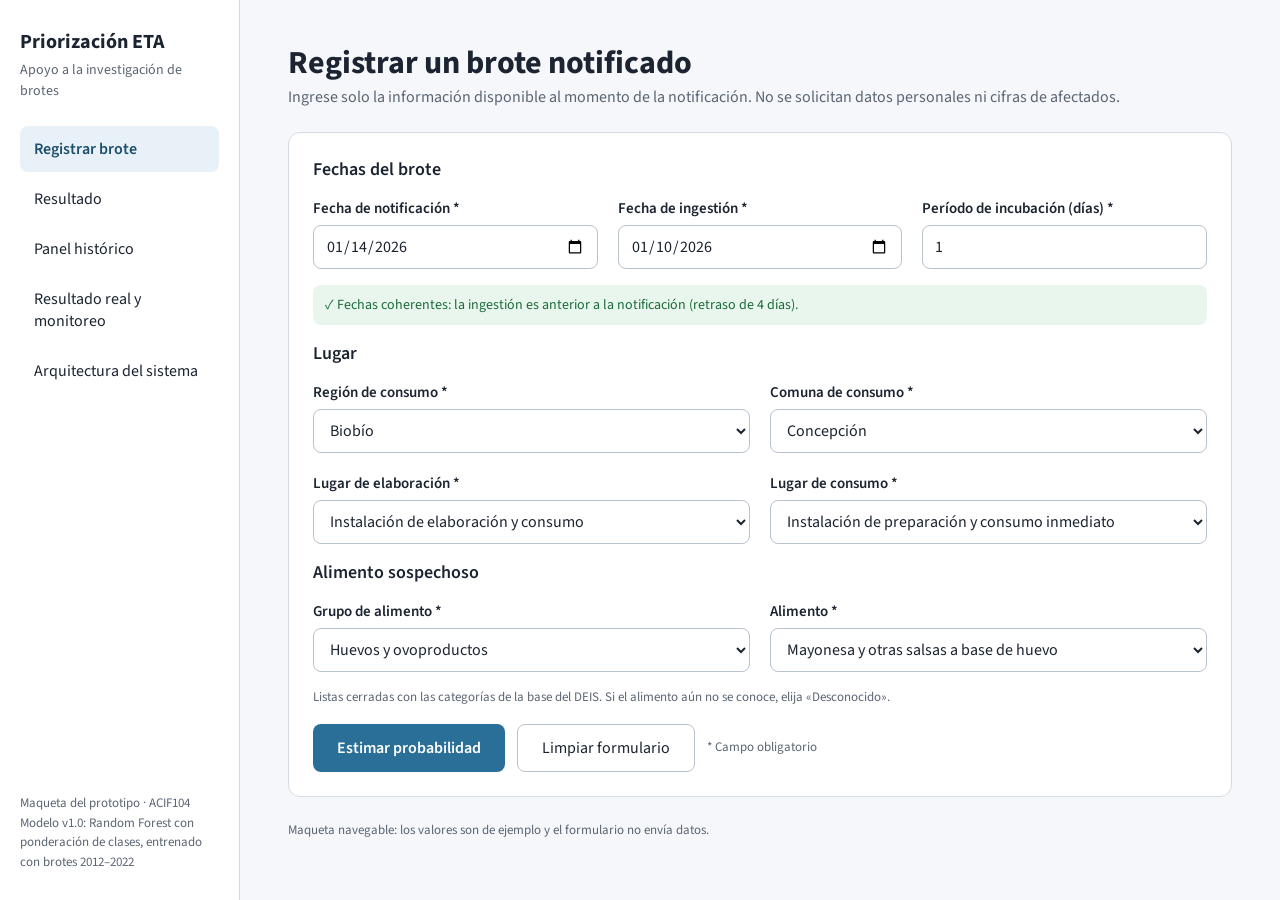
<file: docs/index.html>
<!doctype html>
<html lang="es">
<head>
<meta charset="utf-8">
<meta name="viewport" content="width=device-width, initial-scale=1">
<title>Registrar brote · Priorización ETA (maqueta)</title>
<link rel="stylesheet" href="https://fonts.googleapis.com/css2?family=Source+Sans+3:wght@400;600;700&amp;display=swap">
<link rel="stylesheet" href="estilos.css">
</head>
<body>
<div class="app">
  <nav class="menu" aria-label="Menú principal">
    <div class="marca"><strong>Priorización ETA</strong><span>Apoyo a la investigación de brotes</span></div>
    <div class="enlaces">
      <a href="index.html" class="activo" aria-current="page">Registrar brote</a>
      <a href="resultado.html">Resultado</a>
      <a href="panel.html">Panel histórico</a>
      <a href="resultado_real.html">Resultado real y monitoreo</a>
      <a href="arquitectura.html">Arquitectura del sistema</a>
    </div>
    <div class="pie-menu">Maqueta del prototipo · ACIF104<br>Modelo v1.0: Random Forest con ponderación de clases, entrenado con brotes 2012–2022</div>
  </nav>

  <main>
    <header>
      <h1>Registrar un brote notificado</h1>
      <p class="sub">Ingrese solo la información disponible al momento de la notificación. No se solicitan datos personales ni cifras de afectados.</p>
    </header>

    <form class="tarjeta" action="resultado.html">
      <fieldset>
        <legend>Fechas del brote</legend>
        <div class="grid3">
          <div class="campo"><label for="f-notif">Fecha de notificación *</label><input id="f-notif" type="date" value="2026-01-14" required></div>
          <div class="campo"><label for="f-ing">Fecha de ingestión *</label><input id="f-ing" type="date" value="2026-01-10" required></div>
          <div class="campo"><label for="f-inc">Período de incubación (días) *</label><input id="f-inc" type="number" min="0" max="30" value="1" required></div>
        </div>
        <p class="aviso ok" role="status">✓ Fechas coherentes: la ingestión es anterior a la notificación (retraso de 4 días).</p>
      </fieldset>

      <fieldset>
        <legend>Lugar</legend>
        <div class="grid2">
          <div class="campo"><label for="f-reg">Región de consumo *</label><select id="f-reg"><option>Biobío</option><option>Valparaíso</option><option>Metropolitana de Santiago</option></select></div>
          <div class="campo"><label for="f-com">Comuna de consumo *</label><select id="f-com"><option>Concepción</option></select></div>
          <div class="campo"><label for="f-elab">Lugar de elaboración *</label><select id="f-elab"><option>Instalación de elaboración y consumo</option><option>Lugar de autopreparación</option></select></div>
          <div class="campo"><label for="f-cons">Lugar de consumo *</label><select id="f-cons"><option>Instalación de preparación y consumo inmediato</option><option>Hogar</option></select></div>
        </div>
      </fieldset>

      <fieldset>
        <legend>Alimento sospechoso</legend>
        <div class="grid2">
          <div class="campo"><label for="f-grupo">Grupo de alimento *</label><select id="f-grupo"><option>Huevos y ovoproductos</option><option>Pescados y productos de la pesca</option></select></div>
          <div class="campo"><label for="f-alim">Alimento *</label><select id="f-alim"><option>Mayonesa y otras salsas a base de huevo</option></select></div>
        </div>
        <p class="nota">Listas cerradas con las categorías de la base del DEIS. Si el alimento aún no se conoce, elija «Desconocido».</p>
      </fieldset>

      <div class="acciones">
        <button type="submit" class="boton primario">Estimar probabilidad</button>
        <a href="index.html" class="boton secundario">Limpiar formulario</a>
        <span class="nota">* Campo obligatorio</span>
      </div>
    </form>
    <p class="nota">Maqueta navegable: los valores son de ejemplo y el formulario no envía datos.</p>
  </main>
</div>
</body>
</html>
</file>
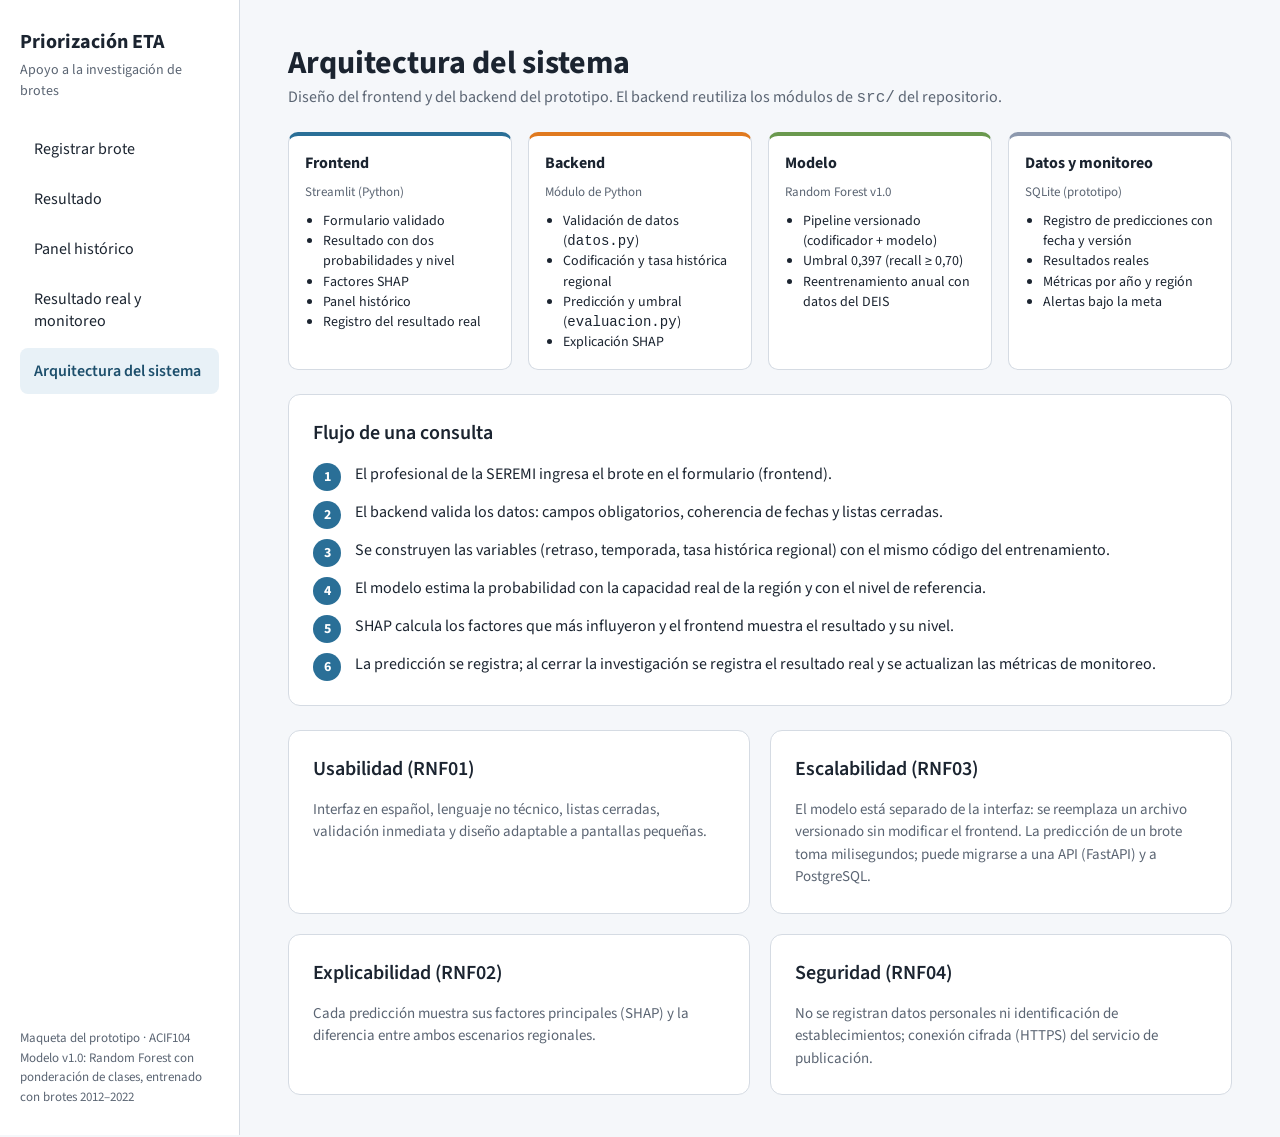
<file: docs/arquitectura.html>
<!doctype html>
<html lang="es">
<head>
<meta charset="utf-8">
<meta name="viewport" content="width=device-width, initial-scale=1">
<title>Arquitectura del sistema · Priorización ETA (maqueta)</title>
<link rel="stylesheet" href="https://fonts.googleapis.com/css2?family=Source+Sans+3:wght@400;600;700&amp;display=swap">
<link rel="stylesheet" href="estilos.css">
</head>
<body>
<div class="app">
  <nav class="menu" aria-label="Menú principal">
    <div class="marca"><strong>Priorización ETA</strong><span>Apoyo a la investigación de brotes</span></div>
    <div class="enlaces">
      <a href="index.html">Registrar brote</a>
      <a href="resultado.html">Resultado</a>
      <a href="panel.html">Panel histórico</a>
      <a href="resultado_real.html">Resultado real y monitoreo</a>
      <a href="arquitectura.html" class="activo" aria-current="page">Arquitectura del sistema</a>
    </div>
    <div class="pie-menu">Maqueta del prototipo · ACIF104<br>Modelo v1.0: Random Forest con ponderación de clases, entrenado con brotes 2012–2022</div>
  </nav>

  <main>
    <header>
      <h1>Arquitectura del sistema</h1>
      <p class="sub">Diseño del frontend y del backend del prototipo. El backend reutiliza los módulos de <code>src/</code> del repositorio.</p>
    </header>

    <section class="capas" aria-label="Componentes">
      <div class="capa"><h3>Frontend</h3><span class="nota">Streamlit (Python)</span>
        <ul><li>Formulario validado</li><li>Resultado con dos probabilidades y nivel</li><li>Factores SHAP</li><li>Panel histórico</li><li>Registro del resultado real</li></ul></div>
      <div class="capa naranjo"><h3>Backend</h3><span class="nota">Módulo de Python</span>
        <ul><li>Validación de datos (<code>datos.py</code>)</li><li>Codificación y tasa histórica regional</li><li>Predicción y umbral (<code>evaluacion.py</code>)</li><li>Explicación SHAP</li></ul></div>
      <div class="capa verde"><h3>Modelo</h3><span class="nota">Random Forest v1.0</span>
        <ul><li>Pipeline versionado (codificador + modelo)</li><li>Umbral 0,397 (recall ≥ 0,70)</li><li>Reentrenamiento anual con datos del DEIS</li></ul></div>
      <div class="capa gris"><h3>Datos y monitoreo</h3><span class="nota">SQLite (prototipo)</span>
        <ul><li>Registro de predicciones con fecha y versión</li><li>Resultados reales</li><li>Métricas por año y región</li><li>Alertas bajo la meta</li></ul></div>
    </section>

    <section class="tarjeta" aria-labelledby="t-flujo">
      <h2 id="t-flujo">Flujo de una consulta</h2>
      <ol class="flujo">
        <li><span>El profesional de la SEREMI ingresa el brote en el formulario (frontend).</span></li>
        <li><span>El backend valida los datos: campos obligatorios, coherencia de fechas y listas cerradas.</span></li>
        <li><span>Se construyen las variables (retraso, temporada, tasa histórica regional) con el mismo código del entrenamiento.</span></li>
        <li><span>El modelo estima la probabilidad con la capacidad real de la región y con el nivel de referencia.</span></li>
        <li><span>SHAP calcula los factores que más influyeron y el frontend muestra el resultado y su nivel.</span></li>
        <li><span>La predicción se registra; al cerrar la investigación se registra el resultado real y se actualizan las métricas de monitoreo.</span></li>
      </ol>
    </section>

    <section class="grid2">
      <div class="tarjeta"><h2>Usabilidad (RNF01)</h2><p class="nota" style="font-size:15px">Interfaz en español, lenguaje no técnico, listas cerradas, validación inmediata y diseño adaptable a pantallas pequeñas.</p></div>
      <div class="tarjeta"><h2>Escalabilidad (RNF03)</h2><p class="nota" style="font-size:15px">El modelo está separado de la interfaz: se reemplaza un archivo versionado sin modificar el frontend. La predicción de un brote toma milisegundos; puede migrarse a una API (FastAPI) y a PostgreSQL.</p></div>
      <div class="tarjeta"><h2>Explicabilidad (RNF02)</h2><p class="nota" style="font-size:15px">Cada predicción muestra sus factores principales (SHAP) y la diferencia entre ambos escenarios regionales.</p></div>
      <div class="tarjeta"><h2>Seguridad (RNF04)</h2><p class="nota" style="font-size:15px">No se registran datos personales ni identificación de establecimientos; conexión cifrada (HTTPS) del servicio de publicación.</p></div>
    </section>
  </main>
</div>
</body>
</html>
</file>
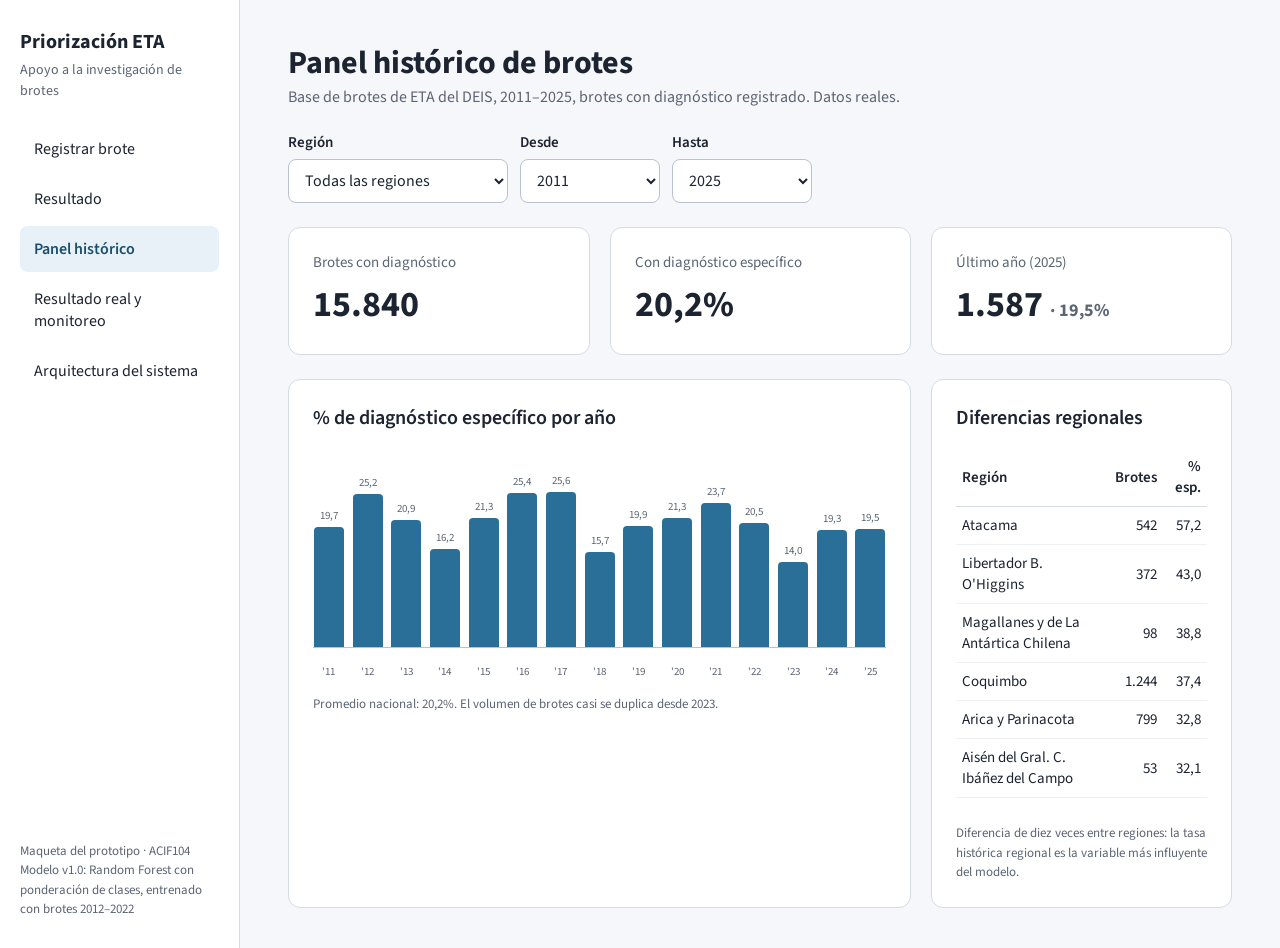
<file: docs/panel.html>
<!doctype html>
<html lang="es">
<head>
<meta charset="utf-8">
<meta name="viewport" content="width=device-width, initial-scale=1">
<title>Panel histórico · Priorización ETA (maqueta)</title>
<link rel="stylesheet" href="https://fonts.googleapis.com/css2?family=Source+Sans+3:wght@400;600;700&amp;display=swap">
<link rel="stylesheet" href="estilos.css">
</head>
<body>
<div class="app">
  <nav class="menu" aria-label="Menú principal">
    <div class="marca"><strong>Priorización ETA</strong><span>Apoyo a la investigación de brotes</span></div>
    <div class="enlaces">
      <a href="index.html">Registrar brote</a>
      <a href="resultado.html">Resultado</a>
      <a href="panel.html" class="activo" aria-current="page">Panel histórico</a>
      <a href="resultado_real.html">Resultado real y monitoreo</a>
      <a href="arquitectura.html">Arquitectura del sistema</a>
    </div>
    <div class="pie-menu">Maqueta del prototipo · ACIF104<br>Modelo v1.0: Random Forest con ponderación de clases, entrenado con brotes 2012–2022</div>
  </nav>

  <main>
    <header>
      <h1>Panel histórico de brotes</h1>
      <p class="sub">Base de brotes de ETA del DEIS, 2011–2025, brotes con diagnóstico registrado. Datos reales.</p>
    </header>

    <div class="acciones" style="align-items:flex-end">
      <div class="campo" style="min-width:220px"><label for="p-reg">Región</label><select id="p-reg"><option>Todas las regiones</option></select></div>
      <div class="campo" style="min-width:140px"><label for="p-d">Desde</label><select id="p-d"><option>2011</option></select></div>
      <div class="campo" style="min-width:140px"><label for="p-h">Hasta</label><select id="p-h"><option>2025</option></select></div>
    </div>

    <section class="grid3" aria-label="Indicadores">
      <div class="tarjeta" style="gap:6px"><span class="kpi-t">Brotes con diagnóstico</span><span class="kpi">15.840</span></div>
      <div class="tarjeta" style="gap:6px"><span class="kpi-t">Con diagnóstico específico</span><span class="kpi">20,2%</span></div>
      <div class="tarjeta" style="gap:6px"><span class="kpi-t">Último año (2025)</span><span class="kpi">1.587 <small style="font-size:18px;color:var(--tenue)">· 19,5%</small></span></div>
    </section>

    <div class="grid3">
      <section class="tarjeta span2" aria-labelledby="t-anual">
        <h2 id="t-anual">% de diagnóstico específico por año</h2>
        <div class="graf" role="img" aria-label="Porcentaje de diagnóstico específico por año, entre 14,0 y 25,6 por ciento">
          <div class="col"><span>19,7</span><div style="height:120px"></div></div>
          <div class="col"><span>25,2</span><div style="height:153px"></div></div>
          <div class="col"><span>20,9</span><div style="height:127px"></div></div>
          <div class="col"><span>16,2</span><div style="height:98px"></div></div>
          <div class="col"><span>21,3</span><div style="height:129px"></div></div>
          <div class="col"><span>25,4</span><div style="height:154px"></div></div>
          <div class="col"><span>25,6</span><div style="height:155px"></div></div>
          <div class="col"><span>15,7</span><div style="height:95px"></div></div>
          <div class="col"><span>19,9</span><div style="height:121px"></div></div>
          <div class="col"><span>21,3</span><div style="height:129px"></div></div>
          <div class="col"><span>23,7</span><div style="height:144px"></div></div>
          <div class="col"><span>20,5</span><div style="height:124px"></div></div>
          <div class="col"><span>14,0</span><div style="height:85px"></div></div>
          <div class="col"><span>19,3</span><div style="height:117px"></div></div>
          <div class="col"><span>19,5</span><div style="height:118px"></div></div>
        </div>
        <div class="ejes"><span>'11</span><span>'12</span><span>'13</span><span>'14</span><span>'15</span><span>'16</span><span>'17</span><span>'18</span><span>'19</span><span>'20</span><span>'21</span><span>'22</span><span>'23</span><span>'24</span><span>'25</span></div>
        <p class="nota">Promedio nacional: 20,2%. El volumen de brotes casi se duplica desde 2023.</p>
      </section>
      <section class="tarjeta" aria-labelledby="t-reg">
        <h2 id="t-reg">Diferencias regionales</h2>
        <div style="max-height:360px;overflow:auto">
          <table>
            <thead><tr><th>Región</th><th class="num">Brotes</th><th class="num">% esp.</th></tr></thead>
            <tbody>
            <tr><td>Atacama</td><td class="num">542</td><td class="num">57,2</td></tr>
            <tr><td>Libertador B. O'Higgins</td><td class="num">372</td><td class="num">43,0</td></tr>
            <tr><td>Magallanes y de La Antártica Chilena</td><td class="num">98</td><td class="num">38,8</td></tr>
            <tr><td>Coquimbo</td><td class="num">1.244</td><td class="num">37,4</td></tr>
            <tr><td>Arica y Parinacota</td><td class="num">799</td><td class="num">32,8</td></tr>
            <tr><td>Aisén del Gral. C. Ibáñez del Campo</td><td class="num">53</td><td class="num">32,1</td></tr>
            <tr><td>Valparaíso</td><td class="num">1.421</td><td class="num">30,2</td></tr>
            <tr><td>Los Lagos</td><td class="num">262</td><td class="num">25,2</td></tr>
            <tr><td>La Araucanía</td><td class="num">447</td><td class="num">23,9</td></tr>
            <tr><td>Metropolitana de Santiago</td><td class="num">3.606</td><td class="num">20,4</td></tr>
            <tr><td>Tarapacá</td><td class="num">713</td><td class="num">20,1</td></tr>
            <tr><td>Los Ríos</td><td class="num">335</td><td class="num">11,3</td></tr>
            <tr><td>Maule</td><td class="num">1.397</td><td class="num">9,1</td></tr>
            <tr><td>Bíobío</td><td class="num">2.777</td><td class="num">6,9</td></tr>
            <tr><td>Antofagasta</td><td class="num">1.017</td><td class="num">6,7</td></tr>
            <tr><td>Ñuble</td><td class="num">757</td><td class="num">5,7</td></tr>
            </tbody>
          </table>
        </div>
        <p class="nota">Diferencia de diez veces entre regiones: la tasa histórica regional es la variable más influyente del modelo.</p>
      </section>
    </div>
  </main>
</div>
</body>
</html>
</file>
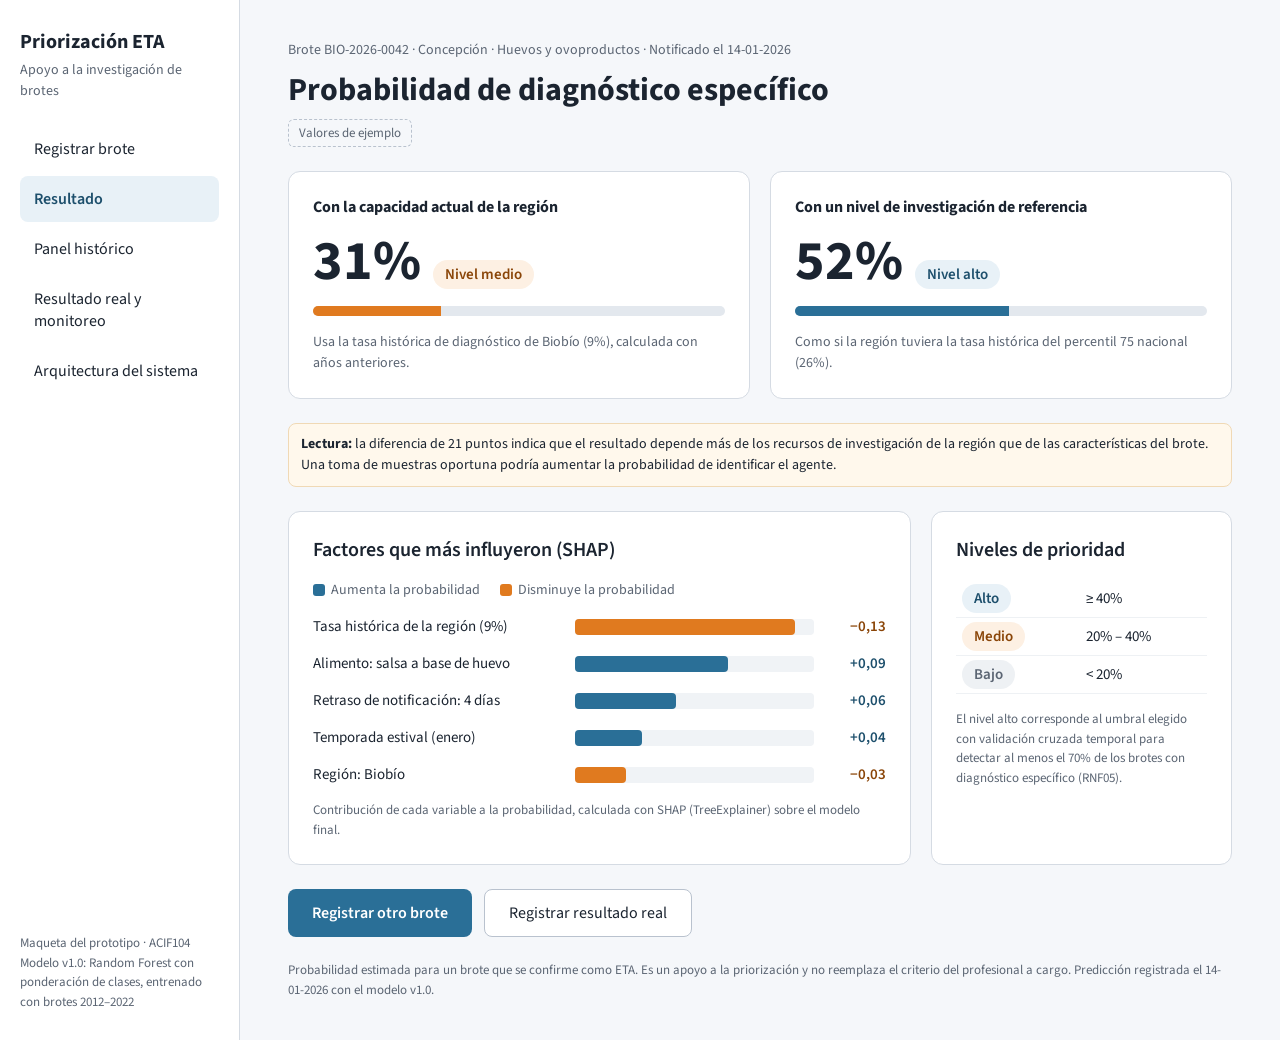
<file: docs/resultado.html>
<!doctype html>
<html lang="es">
<head>
<meta charset="utf-8">
<meta name="viewport" content="width=device-width, initial-scale=1">
<title>Resultado · Priorización ETA (maqueta)</title>
<link rel="stylesheet" href="https://fonts.googleapis.com/css2?family=Source+Sans+3:wght@400;600;700&amp;display=swap">
<link rel="stylesheet" href="estilos.css">
</head>
<body>
<div class="app">
  <nav class="menu" aria-label="Menú principal">
    <div class="marca"><strong>Priorización ETA</strong><span>Apoyo a la investigación de brotes</span></div>
    <div class="enlaces">
      <a href="index.html">Registrar brote</a>
      <a href="resultado.html" class="activo" aria-current="page">Resultado</a>
      <a href="panel.html">Panel histórico</a>
      <a href="resultado_real.html">Resultado real y monitoreo</a>
      <a href="arquitectura.html">Arquitectura del sistema</a>
    </div>
    <div class="pie-menu">Maqueta del prototipo · ACIF104<br>Modelo v1.0: Random Forest con ponderación de clases, entrenado con brotes 2012–2022</div>
  </nav>

  <main>
    <header style="display:flex;flex-direction:column;gap:6px">
      <span class="nota" style="font-size:14px">Brote BIO-2026-0042 · Concepción · Huevos y ovoproductos · Notificado el 14-01-2026</span>
      <h1>Probabilidad de diagnóstico específico</h1>
      <span class="etiqueta">Valores de ejemplo</span>
    </header>

    <section class="grid2" aria-label="Probabilidades estimadas">
      <div class="tarjeta">
        <strong>Con la capacidad actual de la región</strong>
        <div style="display:flex;align-items:baseline;gap:12px"><span class="cifra">31%</span><span class="nivel medio">Nivel medio</span></div>
        <div class="barra" role="img" aria-label="31 por ciento"><div style="width:31%;background:var(--naranjo)"></div></div>
        <span class="nota" style="font-size:14px">Usa la tasa histórica de diagnóstico de Biobío (9%), calculada con años anteriores.</span>
      </div>
      <div class="tarjeta">
        <strong>Con un nivel de investigación de referencia</strong>
        <div style="display:flex;align-items:baseline;gap:12px"><span class="cifra">52%</span><span class="nivel alto">Nivel alto</span></div>
        <div class="barra" role="img" aria-label="52 por ciento"><div style="width:52%;background:var(--azul)"></div></div>
        <span class="nota" style="font-size:14px">Como si la región tuviera la tasa histórica del percentil 75 nacional (26%).</span>
      </div>
    </section>

    <p class="aviso info"><span><strong>Lectura:</strong> la diferencia de 21 puntos indica que el resultado depende más de los recursos de investigación de la región que de las características del brote. Una toma de muestras oportuna podría aumentar la probabilidad de identificar el agente.</span></p>

    <div class="grid3">
      <section class="tarjeta span2" aria-labelledby="t-fac">
        <h2 id="t-fac">Factores que más influyeron (SHAP)</h2>
        <div class="leyenda"><span><i class="cuadro" style="background:var(--azul)"></i>Aumenta la probabilidad</span><span><i class="cuadro" style="background:var(--naranjo)"></i>Disminuye la probabilidad</span></div>
        <div class="factor"><span>Tasa histórica de la región (9%)</span><div class="pista"><div style="width:92%;background:var(--naranjo)"></div></div><span class="menos">−0,13</span></div>
        <div class="factor"><span>Alimento: salsa a base de huevo</span><div class="pista"><div style="width:64%;background:var(--azul)"></div></div><span class="mas">+0,09</span></div>
        <div class="factor"><span>Retraso de notificación: 4 días</span><div class="pista"><div style="width:42%;background:var(--azul)"></div></div><span class="mas">+0,06</span></div>
        <div class="factor"><span>Temporada estival (enero)</span><div class="pista"><div style="width:28%;background:var(--azul)"></div></div><span class="mas">+0,04</span></div>
        <div class="factor"><span>Región: Biobío</span><div class="pista"><div style="width:21%;background:var(--naranjo)"></div></div><span class="menos">−0,03</span></div>
        <p class="nota">Contribución de cada variable a la probabilidad, calculada con SHAP (TreeExplainer) sobre el modelo final.</p>
      </section>
      <section class="tarjeta" aria-labelledby="t-niv">
        <h2 id="t-niv">Niveles de prioridad</h2>
        <table>
          <tbody>
            <tr><td><span class="nivel alto">Alto</span></td><td>≥ 40%</td></tr>
            <tr><td><span class="nivel medio">Medio</span></td><td>20% – 40%</td></tr>
            <tr><td><span class="nivel bajo">Bajo</span></td><td>&lt; 20%</td></tr>
          </tbody>
        </table>
        <p class="nota">El nivel alto corresponde al umbral elegido con validación cruzada temporal para detectar al menos el 70% de los brotes con diagnóstico específico (RNF05).</p>
      </section>
    </div>

    <div class="acciones">
      <a href="index.html" class="boton primario">Registrar otro brote</a>
      <a href="resultado_real.html" class="boton secundario">Registrar resultado real</a>
    </div>
    <p class="nota">Probabilidad estimada para un brote que se confirme como ETA. Es un apoyo a la priorización y no reemplaza el criterio del profesional a cargo. Predicción registrada el 14-01-2026 con el modelo v1.0.</p>
  </main>
</div>
</body>
</html>
</file>
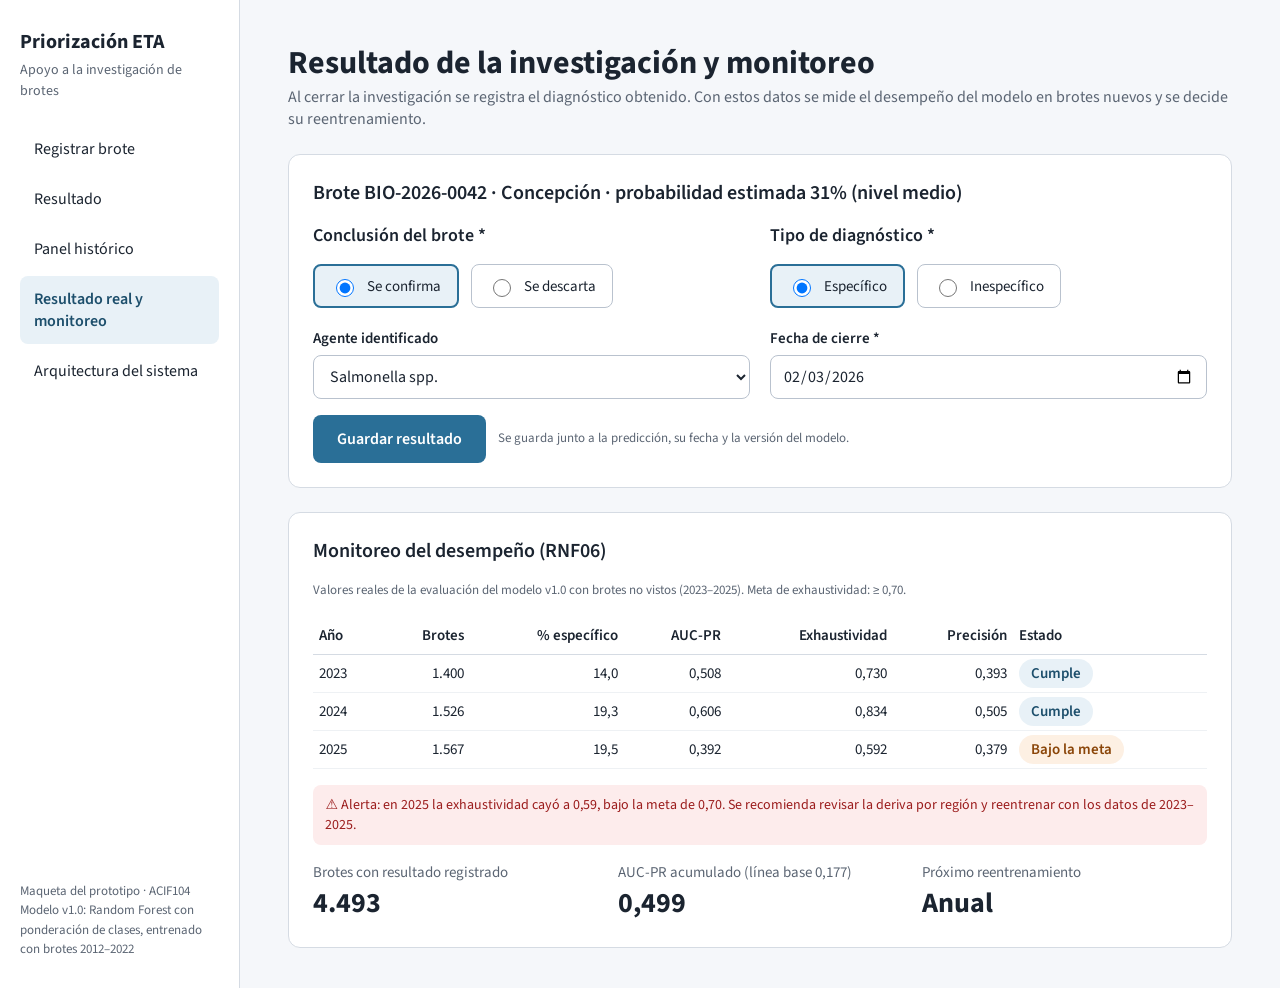
<file: docs/resultado_real.html>
<!doctype html>
<html lang="es">
<head>
<meta charset="utf-8">
<meta name="viewport" content="width=device-width, initial-scale=1">
<title>Resultado real y monitoreo · Priorización ETA (maqueta)</title>
<link rel="stylesheet" href="https://fonts.googleapis.com/css2?family=Source+Sans+3:wght@400;600;700&amp;display=swap">
<link rel="stylesheet" href="estilos.css">
</head>
<body>
<div class="app">
  <nav class="menu" aria-label="Menú principal">
    <div class="marca"><strong>Priorización ETA</strong><span>Apoyo a la investigación de brotes</span></div>
    <div class="enlaces">
      <a href="index.html">Registrar brote</a>
      <a href="resultado.html">Resultado</a>
      <a href="panel.html">Panel histórico</a>
      <a href="resultado_real.html" class="activo" aria-current="page">Resultado real y monitoreo</a>
      <a href="arquitectura.html">Arquitectura del sistema</a>
    </div>
    <div class="pie-menu">Maqueta del prototipo · ACIF104<br>Modelo v1.0: Random Forest con ponderación de clases, entrenado con brotes 2012–2022</div>
  </nav>

  <main>
    <header>
      <h1>Resultado de la investigación y monitoreo</h1>
      <p class="sub">Al cerrar la investigación se registra el diagnóstico obtenido. Con estos datos se mide el desempeño del modelo en brotes nuevos y se decide su reentrenamiento.</p>
    </header>

    <form class="tarjeta">
      <h2>Brote BIO-2026-0042 · Concepción · probabilidad estimada 31% (nivel medio)</h2>
      <div class="grid2">
        <fieldset><legend>Conclusión del brote *</legend>
          <div class="acciones"><label class="opcion sel"><input type="radio" name="c" checked>Se confirma</label><label class="opcion"><input type="radio" name="c">Se descarta</label></div>
        </fieldset>
        <fieldset><legend>Tipo de diagnóstico *</legend>
          <div class="acciones"><label class="opcion sel"><input type="radio" name="d" checked>Específico</label><label class="opcion"><input type="radio" name="d">Inespecífico</label></div>
        </fieldset>
        <div class="campo"><label for="r-ag">Agente identificado</label><select id="r-ag"><option>Salmonella spp.</option></select></div>
        <div class="campo"><label for="r-f">Fecha de cierre *</label><input id="r-f" type="date" value="2026-02-03"></div>
      </div>
      <div class="acciones"><button type="button" class="boton primario">Guardar resultado</button><span class="nota">Se guarda junto a la predicción, su fecha y la versión del modelo.</span></div>
    </form>

    <section class="tarjeta" aria-labelledby="t-mon">
      <h2 id="t-mon">Monitoreo del desempeño (RNF06)</h2>
      <p class="nota">Valores reales de la evaluación del modelo v1.0 con brotes no vistos (2023–2025). Meta de exhaustividad: ≥ 0,70.</p>
      <table>
        <thead><tr><th>Año</th><th class="num">Brotes</th><th class="num">% específico</th><th class="num">AUC-PR</th><th class="num">Exhaustividad</th><th class="num">Precisión</th><th>Estado</th></tr></thead>
        <tbody>
          <tr><td>2023</td><td class="num">1.400</td><td class="num">14,0</td><td class="num">0,508</td><td class="num">0,730</td><td class="num">0,393</td><td><span class="nivel alto">Cumple</span></td></tr>
          <tr><td>2024</td><td class="num">1.526</td><td class="num">19,3</td><td class="num">0,606</td><td class="num">0,834</td><td class="num">0,505</td><td><span class="nivel alto">Cumple</span></td></tr>
          <tr><td>2025</td><td class="num">1.567</td><td class="num">19,5</td><td class="num">0,392</td><td class="num">0,592</td><td class="num">0,379</td><td><span class="nivel medio">Bajo la meta</span></td></tr>
        </tbody>
      </table>
      <p class="aviso alerta" role="alert">⚠ Alerta: en 2025 la exhaustividad cayó a 0,59, bajo la meta de 0,70. Se recomienda revisar la deriva por región y reentrenar con los datos de 2023–2025.</p>
      <div class="grid3">
        <div><span class="kpi-t">Brotes con resultado registrado</span><div class="kpi" style="font-size:28px">4.493</div></div>
        <div><span class="kpi-t">AUC-PR acumulado (línea base 0,177)</span><div class="kpi" style="font-size:28px">0,499</div></div>
        <div><span class="kpi-t">Próximo reentrenamiento</span><div class="kpi" style="font-size:28px">Anual</div></div>
      </div>
    </section>
  </main>
</div>
</body>
</html>
</file>
<file: docs/estilos.css>
/* Maqueta de la aplicación de priorización de brotes de ETA – estilos comunes */
:root {
  --tinta: #1b2430; --tenue: #5b6573; --borde: #d5dbe3; --borde-input: #b9c2ce; --fondo: #f5f7fa;
  --azul: #2a6f97; --azul-osc: #1d4f6c; --azul-cl: #e8f1f7; --naranjo: #e07a1f; --naranjo-osc: #8a4508;
  --naranjo-cl: #fdf0e3; --verde-osc: #1d6b3a; --verde-cl: #e9f6ee; --rojo-osc: #9b1c1c; --rojo-cl: #fdecec;
}
* { box-sizing: border-box; }
body { margin: 0; background: var(--fondo); color: var(--tinta); font-family: "Source Sans 3", system-ui, sans-serif; font-size: 16px; }
a { color: var(--azul); } a:hover { color: var(--azul-osc); }
.app { min-height: 100vh; display: flex; flex-wrap: wrap; }
nav.menu { flex: 1 1 240px; max-width: 280px; background: #fff; border-right: 1px solid var(--borde); padding: 28px 20px; display: flex; flex-direction: column; gap: 24px; }
.marca { display: flex; flex-direction: column; gap: 4px; }
.marca strong { font-size: 20px; }
.marca span, .pie-menu { font-size: 14px; color: var(--tenue); line-height: 1.5; }
.enlaces { display: flex; flex-direction: column; gap: 4px; }
.enlaces a { display: block; padding: 12px 14px; border-radius: 8px; color: var(--tinta); text-decoration: none; }
.enlaces a.activo { background: var(--azul-cl); color: var(--azul-osc); font-weight: 600; }
.pie-menu { margin-top: auto; font-size: 13px; }
main { flex: 999 1 560px; min-width: 0; padding: 40px 48px; display: flex; flex-direction: column; gap: 24px; }
main > * { max-width: 1040px; }
h1 { margin: 0; font-size: 32px; } h2 { margin: 0; font-size: 20px; font-weight: 600; }
.sub { margin: 0; color: var(--tenue); }
.tarjeta { background: #fff; border: 1px solid var(--borde); border-radius: 12px; padding: 24px; display: flex; flex-direction: column; gap: 16px; }
.grid2 { display: grid; grid-template-columns: repeat(2, minmax(0, 1fr)); gap: 20px; }
.grid3 { display: grid; grid-template-columns: repeat(3, minmax(0, 1fr)); gap: 20px; }
.span2 { grid-column: span 2; }
fieldset { border: 0; margin: 0; padding: 0; display: flex; flex-direction: column; gap: 16px; }
legend { font-size: 18px; font-weight: 600; padding: 0; margin-bottom: 16px; }
.campo { display: flex; flex-direction: column; gap: 6px; }
label { font-size: 15px; font-weight: 600; }
input, select { height: 44px; border: 1px solid var(--borde-input); border-radius: 8px; padding: 0 12px; font-size: 16px; font-family: inherit; color: var(--tinta); background: #fff; }
.aviso { margin: 0; display: flex; gap: 8px; align-items: center; font-size: 14px; border-radius: 8px; padding: 10px 12px; }
.aviso.ok { color: var(--verde-osc); background: var(--verde-cl); }
.aviso.alerta { color: var(--rojo-osc); background: var(--rojo-cl); }
.aviso.info { color: var(--tinta); background: #fff8ec; border: 1px solid #f0d9b5; line-height: 1.5; }
.acciones { display: flex; flex-wrap: wrap; gap: 12px; align-items: center; }
.boton { display: inline-flex; align-items: center; justify-content: center; min-height: 48px; padding: 0 24px; border-radius: 8px; font-size: 16px; font-weight: 600; text-decoration: none; border: 0; font-family: inherit; cursor: pointer; }
.boton.primario { background: var(--azul); color: #fff; } .boton.primario:hover { background: var(--azul-osc); color: #fff; }
.boton.secundario { background: #fff; color: var(--tinta); border: 1px solid var(--borde-input); font-weight: 400; }
.nota { font-size: 13px; color: var(--tenue); line-height: 1.5; margin: 0; }
.etiqueta { font-size: 13px; color: var(--tenue); border: 1px dashed var(--borde-input); border-radius: 6px; padding: 4px 10px; align-self: flex-start; }
.cifra { font-size: 56px; font-weight: 700; line-height: 1; }
.nivel { font-size: 15px; font-weight: 600; border-radius: 999px; padding: 4px 12px; }
.nivel.alto { color: var(--azul-osc); background: var(--azul-cl); }
.nivel.medio { color: var(--naranjo-osc); background: var(--naranjo-cl); }
.nivel.bajo { color: var(--tenue); background: #eef1f4; }
.barra { height: 10px; border-radius: 999px; background: #e3e8ee; overflow: hidden; }
.barra > div { height: 100%; }
.factor { display: grid; grid-template-columns: 250px minmax(0, 1fr) 60px; gap: 12px; align-items: center; font-size: 15px; }
.factor .pista { height: 16px; background: #f0f3f6; border-radius: 4px; }
.factor .pista > div { height: 16px; border-radius: 4px; }
.mas { color: var(--azul-osc); font-weight: 600; text-align: right; } .menos { color: var(--naranjo-osc); font-weight: 600; text-align: right; }
.leyenda { display: flex; gap: 20px; font-size: 14px; color: var(--tenue); flex-wrap: wrap; }
.leyenda span { display: flex; align-items: center; gap: 6px; }
.cuadro { width: 12px; height: 12px; border-radius: 3px; display: inline-block; }
.kpi { font-size: 36px; font-weight: 700; } .kpi-t { font-size: 15px; color: var(--tenue); }
table { width: 100%; border-collapse: collapse; font-size: 15px; }
th, td { text-align: left; padding: 8px 6px; border-bottom: 1px solid #eef1f4; }
th { font-weight: 600; border-bottom: 1px solid var(--borde); }
td.num, th.num { text-align: right; }
.graf { display: flex; align-items: flex-end; gap: 8px; height: 200px; border-bottom: 1px solid var(--borde-input); }
.graf .col { flex: 1 1 0; min-width: 0; display: flex; flex-direction: column; align-items: center; justify-content: flex-end; gap: 4px; height: 100%; font-size: 11px; color: var(--tenue); }
.graf .col div { width: 100%; max-width: 30px; background: var(--azul); border-radius: 4px 4px 0 0; }
.ejes { display: flex; gap: 8px; } .ejes span { flex: 1 1 0; text-align: center; font-size: 11px; color: var(--tenue); }
.opcion { display: flex; align-items: center; gap: 10px; min-height: 44px; padding: 0 16px; border: 1px solid var(--borde-input); border-radius: 8px; font-weight: 400; }
.opcion.sel { border: 2px solid var(--azul); background: var(--azul-cl); }
.opcion input { width: 18px; height: 18px; }
/* Diagrama de arquitectura */
.capas { display: grid; grid-template-columns: repeat(4, minmax(0, 1fr)); gap: 16px; align-items: stretch; }
.capa { background: #fff; border: 1px solid var(--borde); border-top: 4px solid var(--azul); border-radius: 10px; padding: 16px; display: flex; flex-direction: column; gap: 8px; font-size: 14px; line-height: 1.45; }
.capa h3 { margin: 0; font-size: 16px; }
.capa ul { margin: 0; padding-left: 18px; }
.capa.naranjo { border-top-color: var(--naranjo); } .capa.gris { border-top-color: #8d99ae; } .capa.verde { border-top-color: #6a994e; }
.flujo { display: flex; flex-direction: column; gap: 10px; counter-reset: paso; padding: 0; margin: 0; list-style: none; }
.flujo li { counter-increment: paso; display: grid; grid-template-columns: 32px 1fr; gap: 10px; align-items: start; }
.flujo li::before { content: counter(paso); width: 28px; height: 28px; border-radius: 50%; background: var(--azul); color: #fff; display: flex; align-items: center; justify-content: center; font-weight: 700; font-size: 14px; }
@media (max-width: 760px) {
  nav.menu { max-width: none; border-right: 0; border-bottom: 1px solid var(--borde); }
  main { padding: 24px 16px; }
  .grid2, .grid3, .capas { grid-template-columns: 1fr; }
  .span2 { grid-column: auto; }
  .factor { grid-template-columns: 1fr 60px; } .factor .pista { grid-column: 1 / -1; grid-row: 2; }
}
</file>
